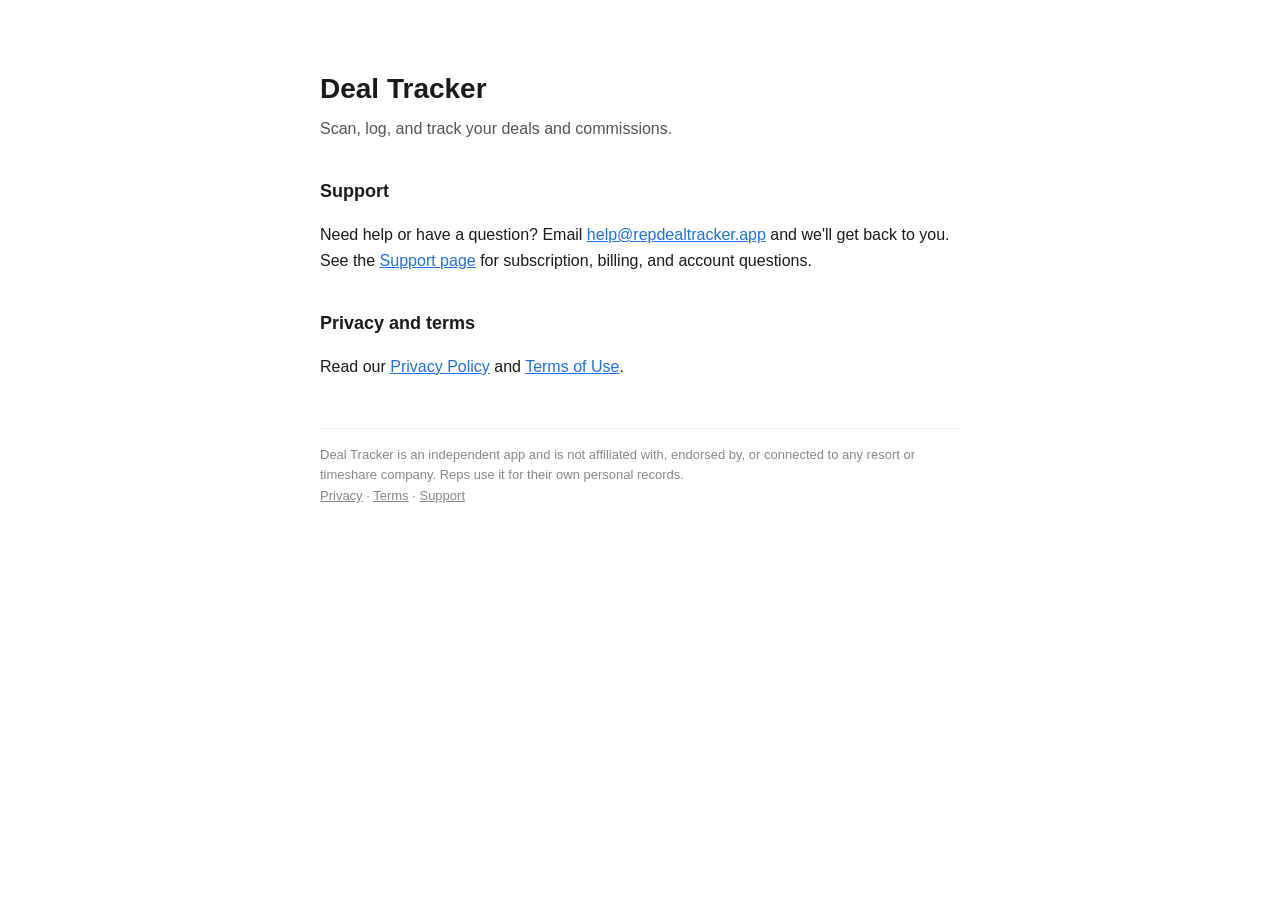
<file: index.html>
<!DOCTYPE html>
<html lang="en">
<head>
<meta charset="utf-8">
<meta name="viewport" content="width=device-width, initial-scale=1">
<title>Deal Tracker</title>
<link rel="apple-touch-icon" href="/apple-touch-icon.png">
<link rel="icon" type="image/png" sizes="32x32" href="/favicon-32x32.png">
<link rel="icon" type="image/png" sizes="16x16" href="/favicon-16x16.png">
<link rel="icon" href="/favicon.ico" sizes="any">
<style>
  :root { color-scheme: light; }
  body {
    font-family: -apple-system, BlinkMacSystemFont, "Segoe UI", Roboto, Helvetica, Arial, sans-serif;
    max-width: 640px; margin: 0 auto; padding: 48px 24px; line-height: 1.6;
    color: #1a1a1a; background: #fff;
  }
  h1 { font-size: 28px; margin-bottom: 4px; }
  .tagline { color: #555; margin-top: 0; }
  h2 { font-size: 18px; margin-top: 36px; }
  a { color: #1f6feb; }
  .foot { margin-top: 48px; font-size: 13px; color: #888; border-top: 1px solid #eee; padding-top: 16px; }
  .nav { margin-top: 12px; }
  .nav a { color: #888; }
</style>
</head>
<body>
  <h1>Deal Tracker</h1>
  <p class="tagline">Scan, log, and track your deals and commissions.</p>

  <h2>Support</h2>
  <p>Need help or have a question? Email
     <a href="mailto:help@repdealtracker.app">help@repdealtracker.app</a>
     and we'll get back to you. See the <a href="/support">Support page</a>
     for subscription, billing, and account questions.</p>

  <h2>Privacy and terms</h2>
  <p>Read our <a href="privacy.html">Privacy Policy</a> and
     <a href="/terms">Terms of Use</a>.</p>

  <p class="foot">
    Deal Tracker is an independent app and is not affiliated with, endorsed by, or
    connected to any resort or timeshare company. Reps use it for their own
    personal records.
    <span class="nav"><br><a href="/privacy">Privacy</a> &middot;
    <a href="/terms">Terms</a> &middot; <a href="/support">Support</a></span>
  </p>
</body>
</html>
</file>
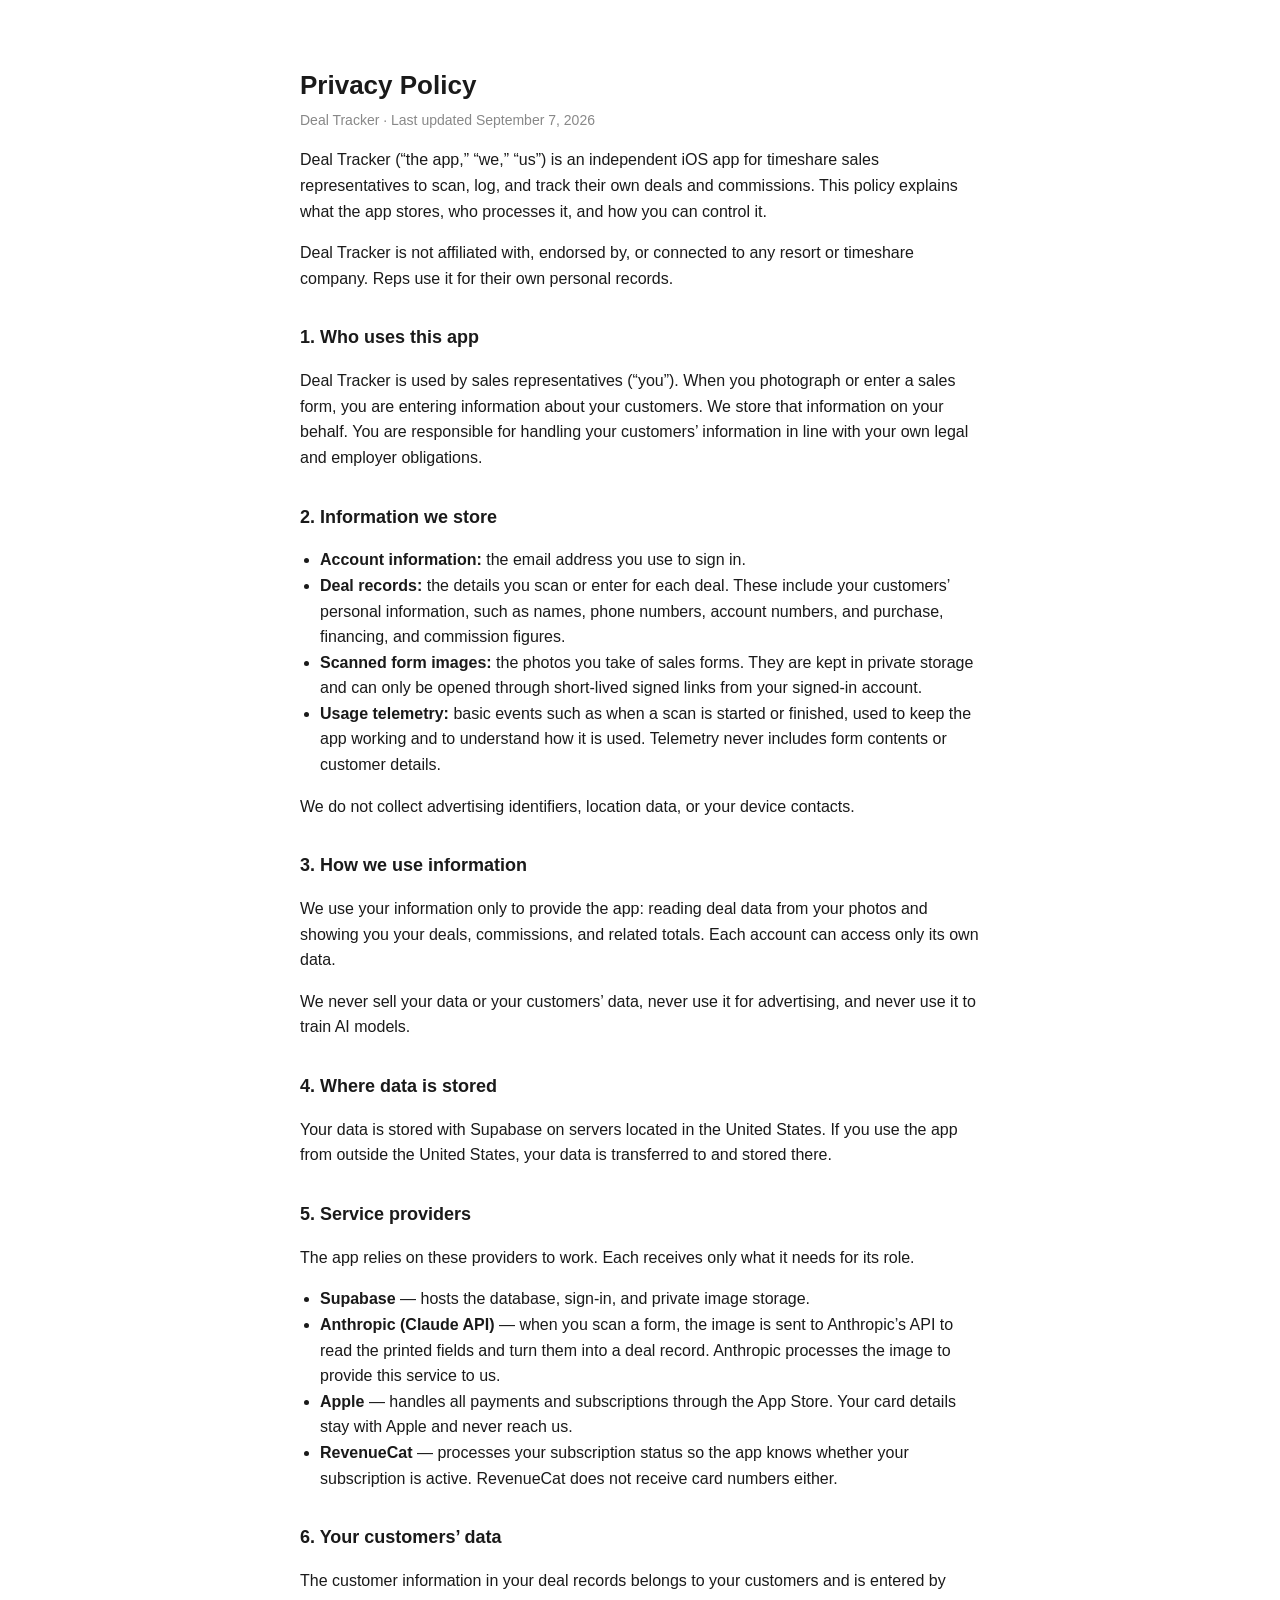
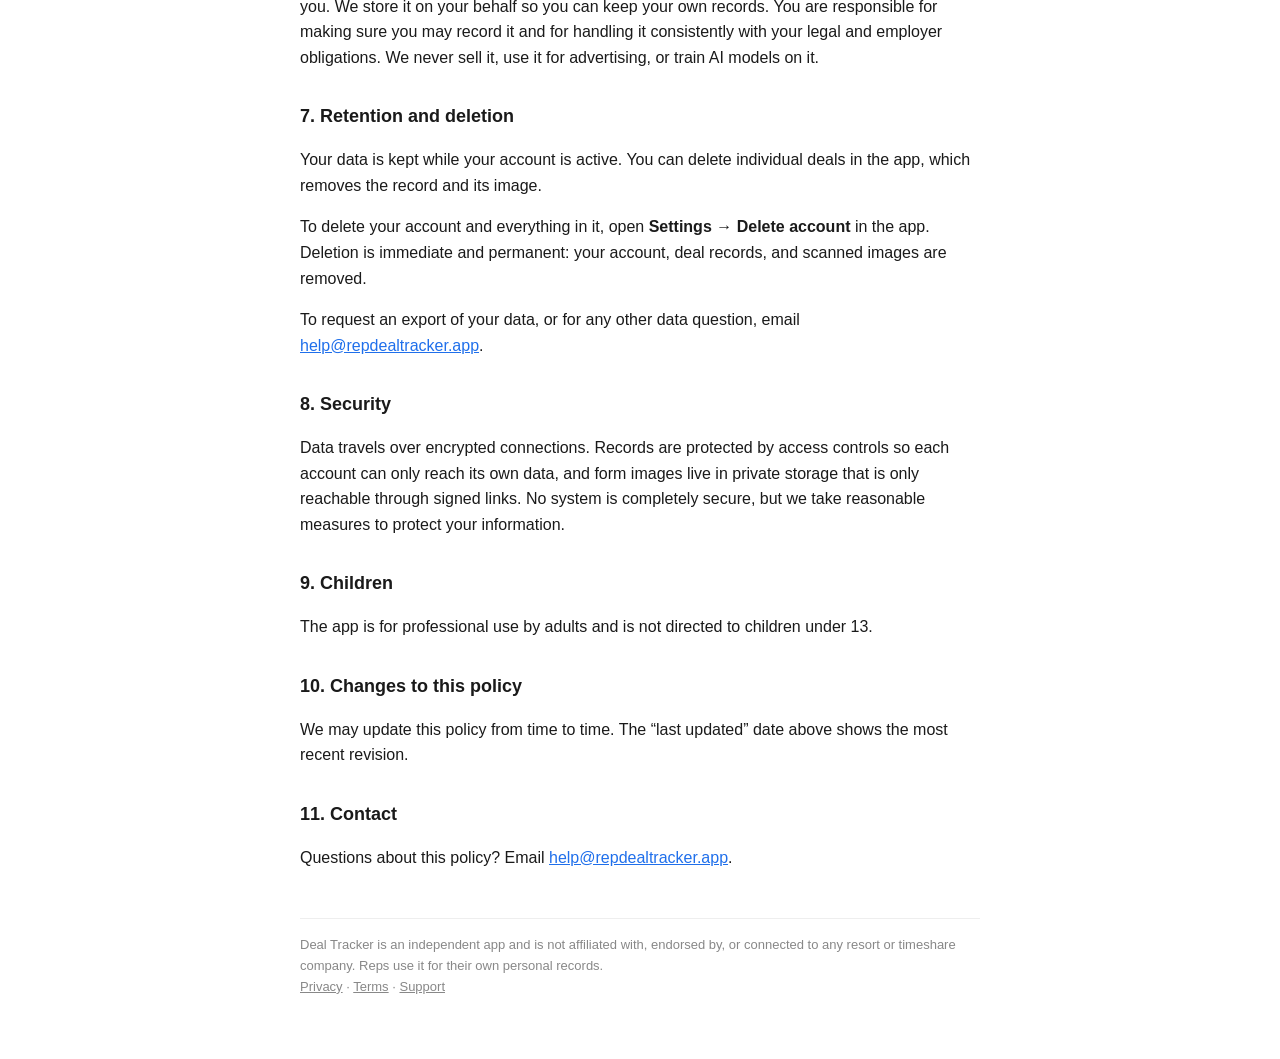
<file: privacy.html>
<!DOCTYPE html>
<html lang="en">
<head>
<meta charset="utf-8">
<meta name="viewport" content="width=device-width, initial-scale=1">
<title>Deal Tracker — Privacy Policy</title>
<link rel="apple-touch-icon" href="/apple-touch-icon.png">
<link rel="icon" type="image/png" sizes="32x32" href="/favicon-32x32.png">
<link rel="icon" type="image/png" sizes="16x16" href="/favicon-16x16.png">
<link rel="icon" href="/favicon.ico" sizes="any">
<style>
  :root { color-scheme: light; }
  body {
    font-family: -apple-system, BlinkMacSystemFont, "Segoe UI", Roboto, Helvetica, Arial, sans-serif;
    max-width: 680px; margin: 0 auto; padding: 48px 24px; line-height: 1.6;
    color: #1a1a1a; background: #fff;
  }
  h1 { font-size: 26px; margin-bottom: 2px; }
  .updated { color: #888; font-size: 14px; margin-top: 0; }
  h2 { font-size: 18px; margin-top: 32px; }
  a { color: #1f6feb; }
  ul { padding-left: 20px; }
  .foot { margin-top: 48px; font-size: 13px; color: #888; border-top: 1px solid #eee; padding-top: 16px; }
  .nav { margin-top: 12px; }
  .nav a { color: #888; }
</style>
</head>
<body>
  <h1>Privacy Policy</h1>
  <p class="updated">Deal Tracker &middot; Last updated September 7, 2026</p>

  <p>Deal Tracker (&ldquo;the app,&rdquo; &ldquo;we,&rdquo; &ldquo;us&rdquo;) is an
     independent iOS app for timeshare sales representatives to scan, log, and track
     their own deals and commissions. This policy explains what the app stores, who
     processes it, and how you can control it.</p>
  <p>Deal Tracker is not affiliated with, endorsed by, or connected to any resort
     or timeshare company. Reps use it for their own personal records.</p>

  <h2>1. Who uses this app</h2>
  <p>Deal Tracker is used by sales representatives (&ldquo;you&rdquo;). When you
     photograph or enter a sales form, you are entering information about your
     customers. We store that information on your behalf. You are responsible for
     handling your customers&rsquo; information in line with your own legal and
     employer obligations.</p>

  <h2>2. Information we store</h2>
  <ul>
    <li><strong>Account information:</strong> the email address you use to sign
        in.</li>
    <li><strong>Deal records:</strong> the details you scan or enter for each deal.
        These include your customers&rsquo; personal information, such as names,
        phone numbers, account numbers, and purchase, financing, and commission
        figures.</li>
    <li><strong>Scanned form images:</strong> the photos you take of sales forms.
        They are kept in private storage and can only be opened through short-lived
        signed links from your signed-in account.</li>
    <li><strong>Usage telemetry:</strong> basic events such as when a scan is
        started or finished, used to keep the app working and to understand how it
        is used. Telemetry never includes form contents or customer details.</li>
  </ul>
  <p>We do not collect advertising identifiers, location data, or your device
     contacts.</p>

  <h2>3. How we use information</h2>
  <p>We use your information only to provide the app: reading deal data from your
     photos and showing you your deals, commissions, and related totals. Each
     account can access only its own data.</p>
  <p>We never sell your data or your customers&rsquo; data, never use it for
     advertising, and never use it to train AI models.</p>

  <h2>4. Where data is stored</h2>
  <p>Your data is stored with Supabase on servers located in the United States. If
     you use the app from outside the United States, your data is transferred to
     and stored there.</p>

  <h2>5. Service providers</h2>
  <p>The app relies on these providers to work. Each receives only what it needs
     for its role.</p>
  <ul>
    <li><strong>Supabase</strong> &mdash; hosts the database, sign-in, and private
        image storage.</li>
    <li><strong>Anthropic (Claude API)</strong> &mdash; when you scan a form, the
        image is sent to Anthropic&rsquo;s API to read the printed fields and turn
        them into a deal record. Anthropic processes the image to provide this
        service to us.</li>
    <li><strong>Apple</strong> &mdash; handles all payments and subscriptions
        through the App Store. Your card details stay with Apple and never reach
        us.</li>
    <li><strong>RevenueCat</strong> &mdash; processes your subscription status so
        the app knows whether your subscription is active. RevenueCat does not
        receive card numbers either.</li>
  </ul>

  <h2>6. Your customers&rsquo; data</h2>
  <p>The customer information in your deal records belongs to your customers and is
     entered by you. We store it on your behalf so you can keep your own records.
     You are responsible for making sure you may record it and for handling it
     consistently with your legal and employer obligations. We never sell it, use
     it for advertising, or train AI models on it.</p>

  <h2>7. Retention and deletion</h2>
  <p>Your data is kept while your account is active. You can delete individual
     deals in the app, which removes the record and its image.</p>
  <p>To delete your account and everything in it, open <strong>Settings &rarr;
     Delete account</strong> in the app. Deletion is immediate and permanent: your
     account, deal records, and scanned images are removed.</p>
  <p>To request an export of your data, or for any other data question, email
     <a href="mailto:help@repdealtracker.app">help@repdealtracker.app</a>.</p>

  <h2>8. Security</h2>
  <p>Data travels over encrypted connections. Records are protected by access
     controls so each account can only reach its own data, and form images live in
     private storage that is only reachable through signed links. No system is
     completely secure, but we take reasonable measures to protect your
     information.</p>

  <h2>9. Children</h2>
  <p>The app is for professional use by adults and is not directed to children
     under 13.</p>

  <h2>10. Changes to this policy</h2>
  <p>We may update this policy from time to time. The &ldquo;last updated&rdquo;
     date above shows the most recent revision.</p>

  <h2>11. Contact</h2>
  <p>Questions about this policy? Email
     <a href="mailto:help@repdealtracker.app">help@repdealtracker.app</a>.</p>

  <p class="foot">
    Deal Tracker is an independent app and is not affiliated with, endorsed by, or
    connected to any resort or timeshare company. Reps use it for their own
    personal records.
    <span class="nav"><br><a href="/privacy">Privacy</a> &middot;
    <a href="/terms">Terms</a> &middot; <a href="/support">Support</a></span>
  </p>
</body>
</html>
</file>
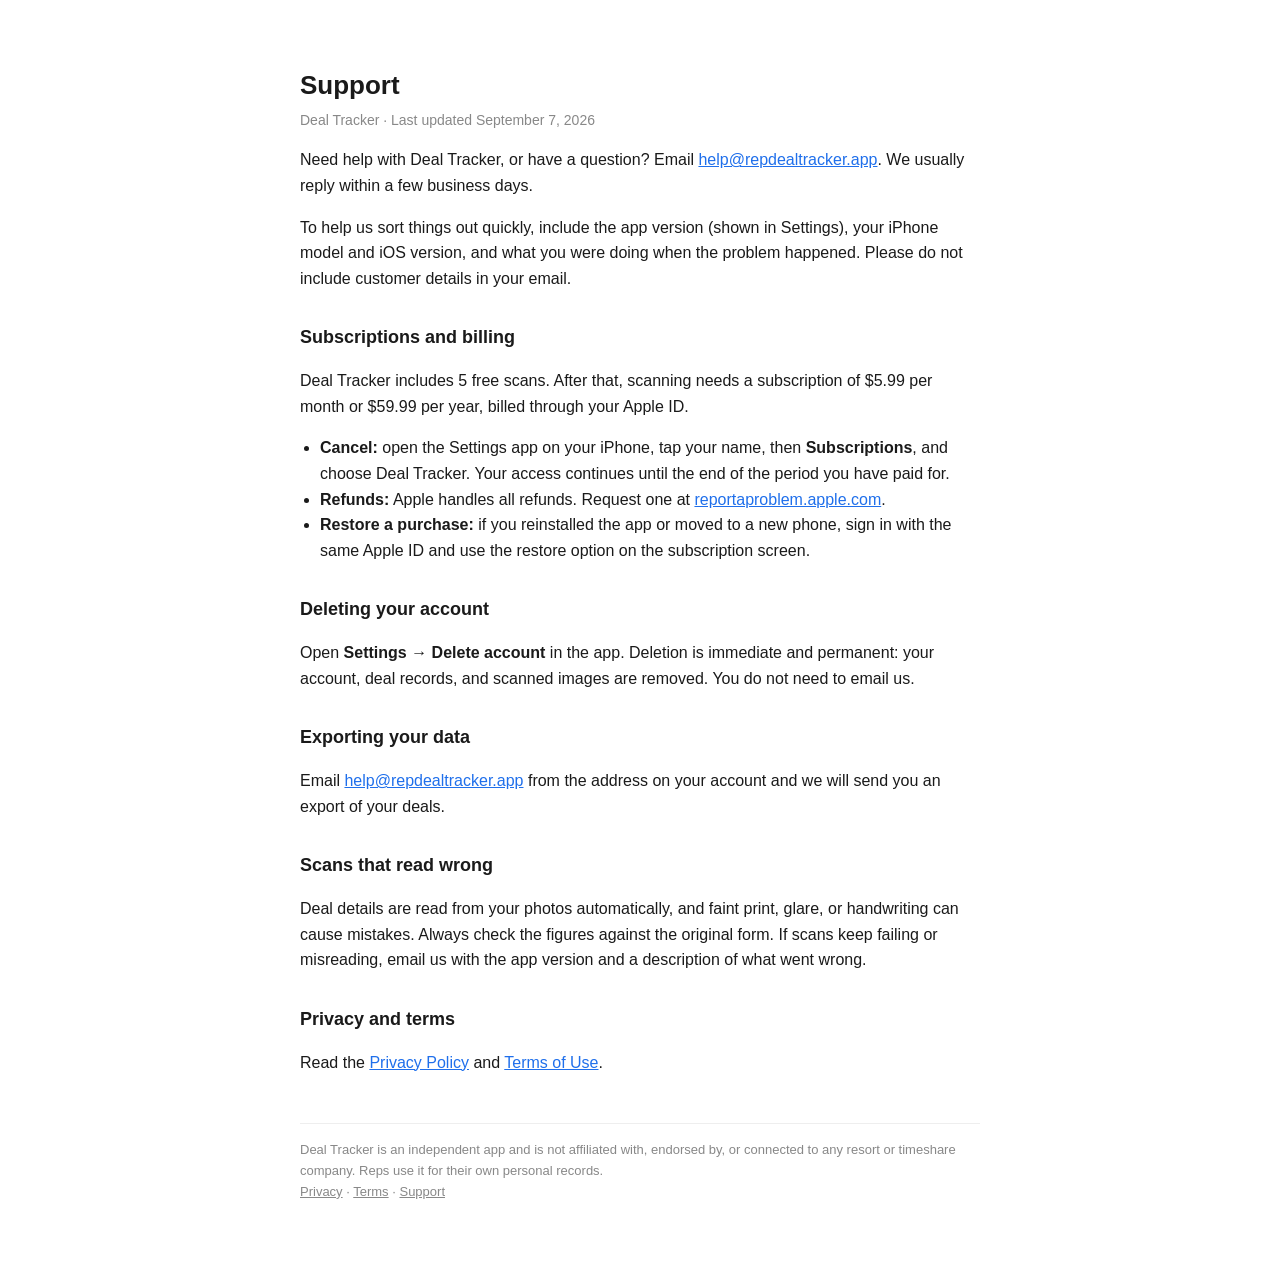
<file: support.html>
<!DOCTYPE html>
<html lang="en">
<head>
<meta charset="utf-8">
<meta name="viewport" content="width=device-width, initial-scale=1">
<title>Deal Tracker — Support</title>
<link rel="apple-touch-icon" href="/apple-touch-icon.png">
<link rel="icon" type="image/png" sizes="32x32" href="/favicon-32x32.png">
<link rel="icon" type="image/png" sizes="16x16" href="/favicon-16x16.png">
<link rel="icon" href="/favicon.ico" sizes="any">
<style>
  :root { color-scheme: light; }
  body {
    font-family: -apple-system, BlinkMacSystemFont, "Segoe UI", Roboto, Helvetica, Arial, sans-serif;
    max-width: 680px; margin: 0 auto; padding: 48px 24px; line-height: 1.6;
    color: #1a1a1a; background: #fff;
  }
  h1 { font-size: 26px; margin-bottom: 2px; }
  .updated { color: #888; font-size: 14px; margin-top: 0; }
  h2 { font-size: 18px; margin-top: 32px; }
  a { color: #1f6feb; }
  ul { padding-left: 20px; }
  .foot { margin-top: 48px; font-size: 13px; color: #888; border-top: 1px solid #eee; padding-top: 16px; }
  .nav { margin-top: 12px; }
  .nav a { color: #888; }
</style>
</head>
<body>
  <h1>Support</h1>
  <p class="updated">Deal Tracker &middot; Last updated September 7, 2026</p>

  <p>Need help with Deal Tracker, or have a question? Email
     <a href="mailto:help@repdealtracker.app">help@repdealtracker.app</a>.
     We usually reply within a few business days.</p>
  <p>To help us sort things out quickly, include the app version (shown in
     Settings), your iPhone model and iOS version, and what you were doing when the
     problem happened. Please do not include customer details in your email.</p>

  <h2>Subscriptions and billing</h2>
  <p>Deal Tracker includes 5 free scans. After that, scanning needs a subscription
     of $5.99 per month or $59.99 per year, billed through your Apple ID.</p>
  <ul>
    <li><strong>Cancel:</strong> open the Settings app on your iPhone, tap your
        name, then <strong>Subscriptions</strong>, and choose Deal Tracker. Your
        access continues until the end of the period you have paid for.</li>
    <li><strong>Refunds:</strong> Apple handles all refunds. Request one at
        <a href="https://reportaproblem.apple.com">reportaproblem.apple.com</a>.</li>
    <li><strong>Restore a purchase:</strong> if you reinstalled the app or moved to
        a new phone, sign in with the same Apple ID and use the restore option on
        the subscription screen.</li>
  </ul>

  <h2>Deleting your account</h2>
  <p>Open <strong>Settings &rarr; Delete account</strong> in the app. Deletion is
     immediate and permanent: your account, deal records, and scanned images are
     removed. You do not need to email us.</p>

  <h2>Exporting your data</h2>
  <p>Email <a href="mailto:help@repdealtracker.app">help@repdealtracker.app</a>
     from the address on your account and we will send you an export of your
     deals.</p>

  <h2>Scans that read wrong</h2>
  <p>Deal details are read from your photos automatically, and faint print,
     glare, or handwriting can cause mistakes. Always check the figures against the
     original form. If scans keep failing or misreading, email us with the app
     version and a description of what went wrong.</p>

  <h2>Privacy and terms</h2>
  <p>Read the <a href="/privacy">Privacy Policy</a> and
     <a href="/terms">Terms of Use</a>.</p>

  <p class="foot">
    Deal Tracker is an independent app and is not affiliated with, endorsed by, or
    connected to any resort or timeshare company. Reps use it for their own
    personal records.
    <span class="nav"><br><a href="/privacy">Privacy</a> &middot;
    <a href="/terms">Terms</a> &middot; <a href="/support">Support</a></span>
  </p>
</body>
</html>
</file>
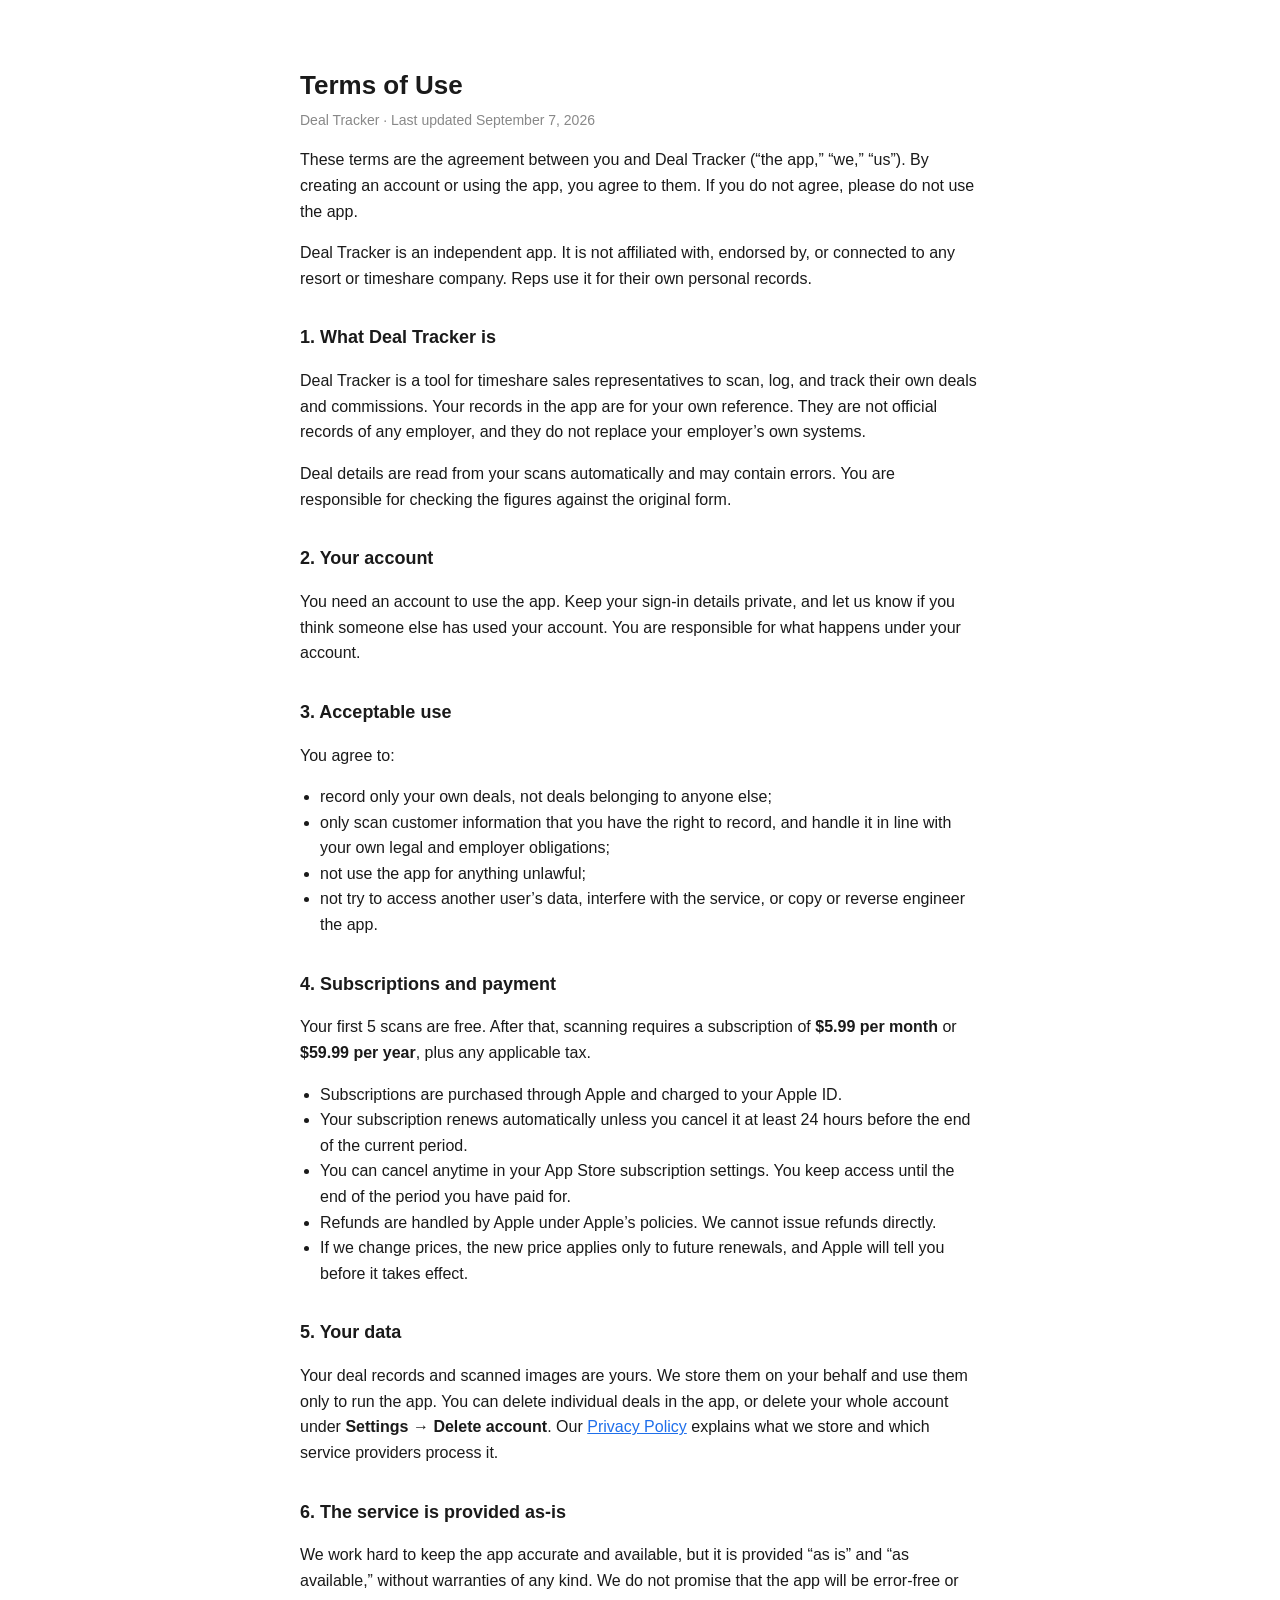
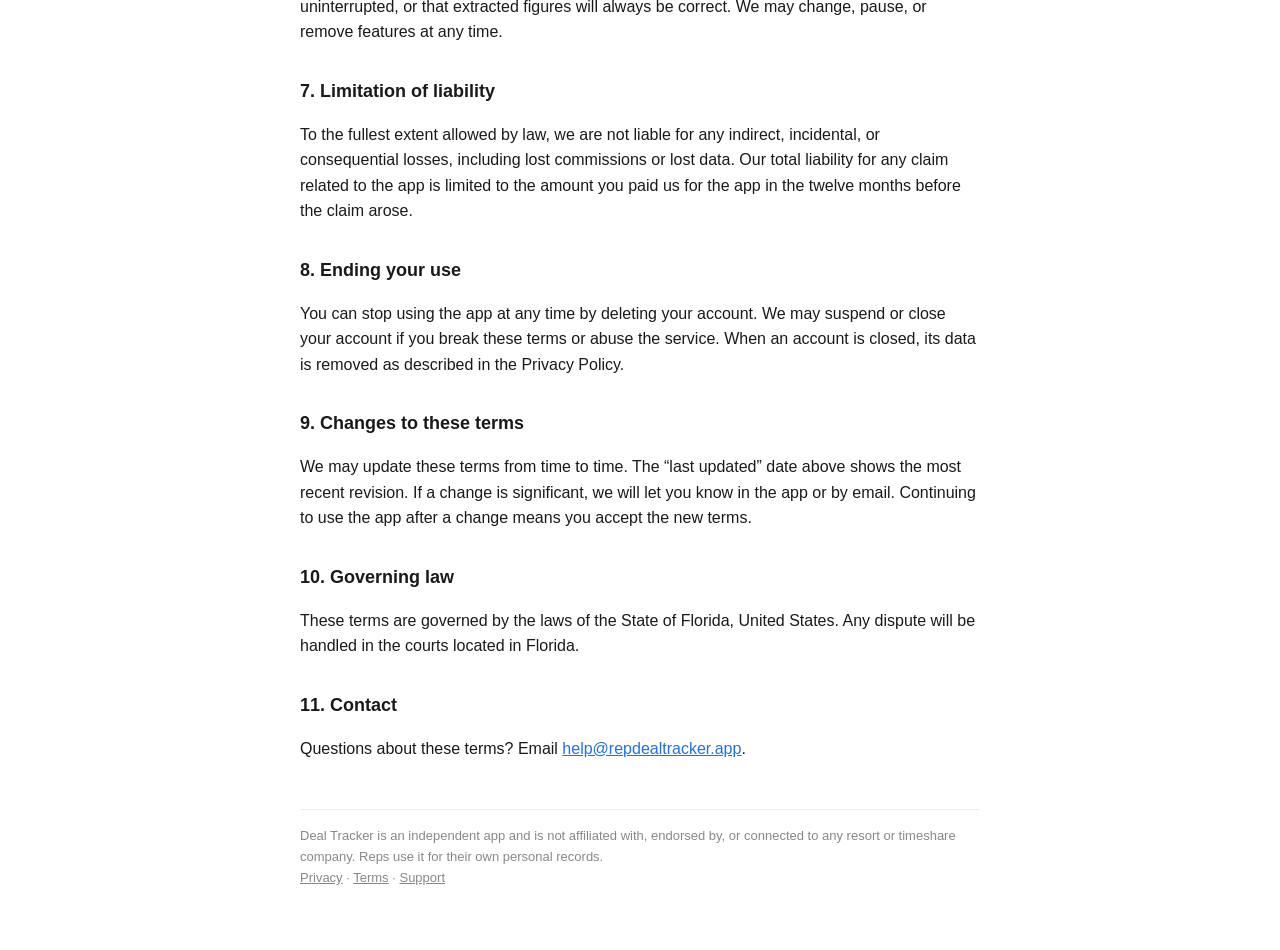
<file: terms.html>
<!DOCTYPE html>
<html lang="en">
<head>
<meta charset="utf-8">
<meta name="viewport" content="width=device-width, initial-scale=1">
<title>Deal Tracker — Terms of Use</title>
<link rel="apple-touch-icon" href="/apple-touch-icon.png">
<link rel="icon" type="image/png" sizes="32x32" href="/favicon-32x32.png">
<link rel="icon" type="image/png" sizes="16x16" href="/favicon-16x16.png">
<link rel="icon" href="/favicon.ico" sizes="any">
<style>
  :root { color-scheme: light; }
  body {
    font-family: -apple-system, BlinkMacSystemFont, "Segoe UI", Roboto, Helvetica, Arial, sans-serif;
    max-width: 680px; margin: 0 auto; padding: 48px 24px; line-height: 1.6;
    color: #1a1a1a; background: #fff;
  }
  h1 { font-size: 26px; margin-bottom: 2px; }
  .updated { color: #888; font-size: 14px; margin-top: 0; }
  h2 { font-size: 18px; margin-top: 32px; }
  a { color: #1f6feb; }
  ul { padding-left: 20px; }
  .foot { margin-top: 48px; font-size: 13px; color: #888; border-top: 1px solid #eee; padding-top: 16px; }
  .nav { margin-top: 12px; }
  .nav a { color: #888; }
</style>
</head>
<body>
  <h1>Terms of Use</h1>
  <p class="updated">Deal Tracker &middot; Last updated September 7, 2026</p>

  <p>These terms are the agreement between you and Deal Tracker (&ldquo;the
     app,&rdquo; &ldquo;we,&rdquo; &ldquo;us&rdquo;). By creating an account or using
     the app, you agree to them. If you do not agree, please do not use the app.</p>
  <p>Deal Tracker is an independent app. It is not affiliated with, endorsed by, or
     connected to any resort or timeshare company. Reps use it for their own
     personal records.</p>

  <h2>1. What Deal Tracker is</h2>
  <p>Deal Tracker is a tool for timeshare sales representatives to scan, log, and
     track their own deals and commissions. Your records in the app are for your
     own reference. They are not official records of any employer, and they do not
     replace your employer&rsquo;s own systems.</p>
  <p>Deal details are read from your scans automatically and may contain errors.
     You are responsible for checking the figures against the original form.</p>

  <h2>2. Your account</h2>
  <p>You need an account to use the app. Keep your sign-in details private, and let
     us know if you think someone else has used your account. You are responsible
     for what happens under your account.</p>

  <h2>3. Acceptable use</h2>
  <p>You agree to:</p>
  <ul>
    <li>record only your own deals, not deals belonging to anyone else;</li>
    <li>only scan customer information that you have the right to record, and
        handle it in line with your own legal and employer obligations;</li>
    <li>not use the app for anything unlawful;</li>
    <li>not try to access another user&rsquo;s data, interfere with the service, or
        copy or reverse engineer the app.</li>
  </ul>

  <h2>4. Subscriptions and payment</h2>
  <p>Your first 5 scans are free. After that, scanning requires a subscription of
     <strong>$5.99 per month</strong> or <strong>$59.99 per year</strong>, plus any
     applicable tax.</p>
  <ul>
    <li>Subscriptions are purchased through Apple and charged to your Apple ID.</li>
    <li>Your subscription renews automatically unless you cancel it at least 24
        hours before the end of the current period.</li>
    <li>You can cancel anytime in your App Store subscription settings. You keep
        access until the end of the period you have paid for.</li>
    <li>Refunds are handled by Apple under Apple&rsquo;s policies. We cannot issue
        refunds directly.</li>
    <li>If we change prices, the new price applies only to future renewals, and
        Apple will tell you before it takes effect.</li>
  </ul>

  <h2>5. Your data</h2>
  <p>Your deal records and scanned images are yours. We store them on your behalf
     and use them only to run the app. You can delete individual deals in the app,
     or delete your whole account under <strong>Settings &rarr; Delete
     account</strong>. Our <a href="/privacy">Privacy Policy</a> explains what we
     store and which service providers process it.</p>

  <h2>6. The service is provided as-is</h2>
  <p>We work hard to keep the app accurate and available, but it is provided
     &ldquo;as is&rdquo; and &ldquo;as available,&rdquo; without warranties of any
     kind. We do not promise that the app will be error-free or uninterrupted, or
     that extracted figures will always be correct. We may change, pause, or
     remove features at any time.</p>

  <h2>7. Limitation of liability</h2>
  <p>To the fullest extent allowed by law, we are not liable for any indirect,
     incidental, or consequential losses, including lost commissions or lost data.
     Our total liability for any claim related to the app is limited to the amount
     you paid us for the app in the twelve months before the claim arose.</p>

  <h2>8. Ending your use</h2>
  <p>You can stop using the app at any time by deleting your account. We may
     suspend or close your account if you break these terms or abuse the service.
     When an account is closed, its data is removed as described in the Privacy
     Policy.</p>

  <h2>9. Changes to these terms</h2>
  <p>We may update these terms from time to time. The &ldquo;last updated&rdquo;
     date above shows the most recent revision. If a change is significant, we will
     let you know in the app or by email. Continuing to use the app after a change
     means you accept the new terms.</p>

  <h2>10. Governing law</h2>
  <p>These terms are governed by the laws of the State of Florida, United States.
     Any dispute will be handled in the courts located in Florida.</p>

  <h2>11. Contact</h2>
  <p>Questions about these terms? Email
     <a href="mailto:help@repdealtracker.app">help@repdealtracker.app</a>.</p>

  <p class="foot">
    Deal Tracker is an independent app and is not affiliated with, endorsed by, or
    connected to any resort or timeshare company. Reps use it for their own
    personal records.
    <span class="nav"><br><a href="/privacy">Privacy</a> &middot;
    <a href="/terms">Terms</a> &middot; <a href="/support">Support</a></span>
  </p>
</body>
</html>
</file>
